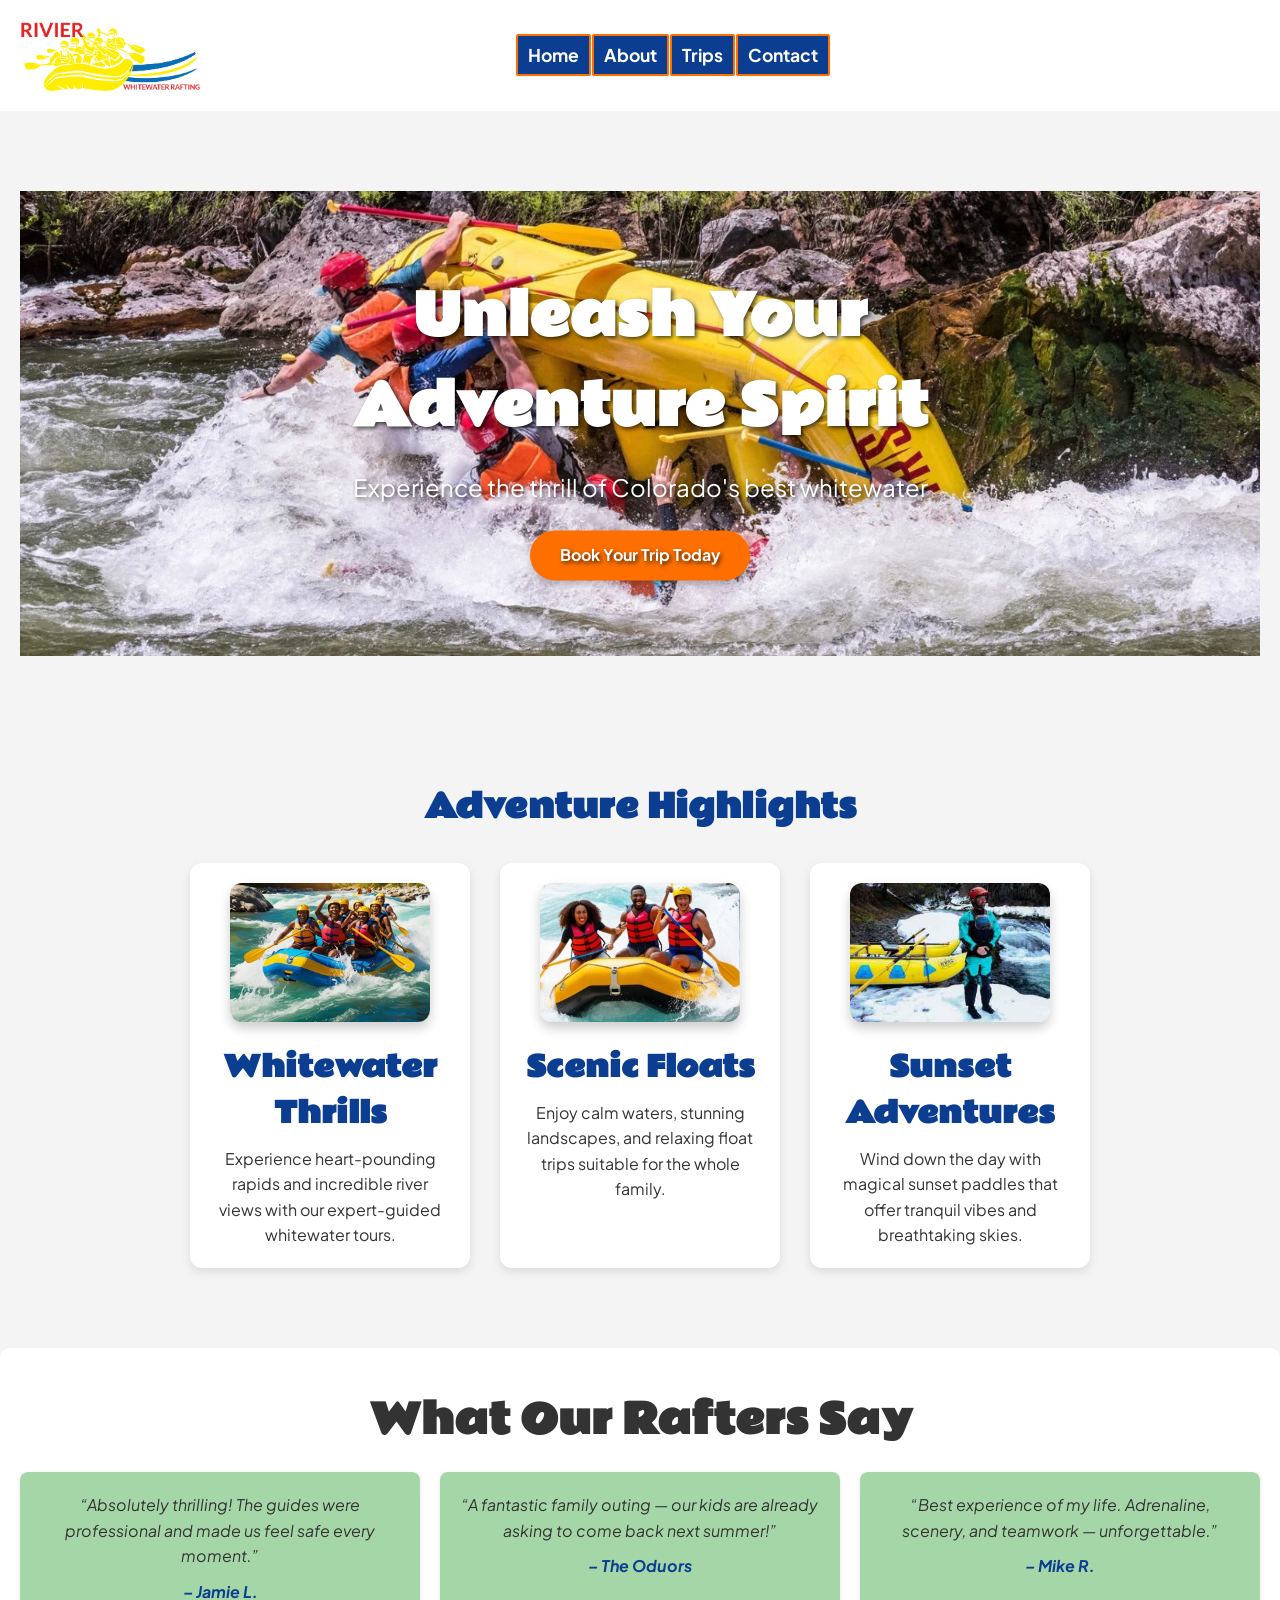
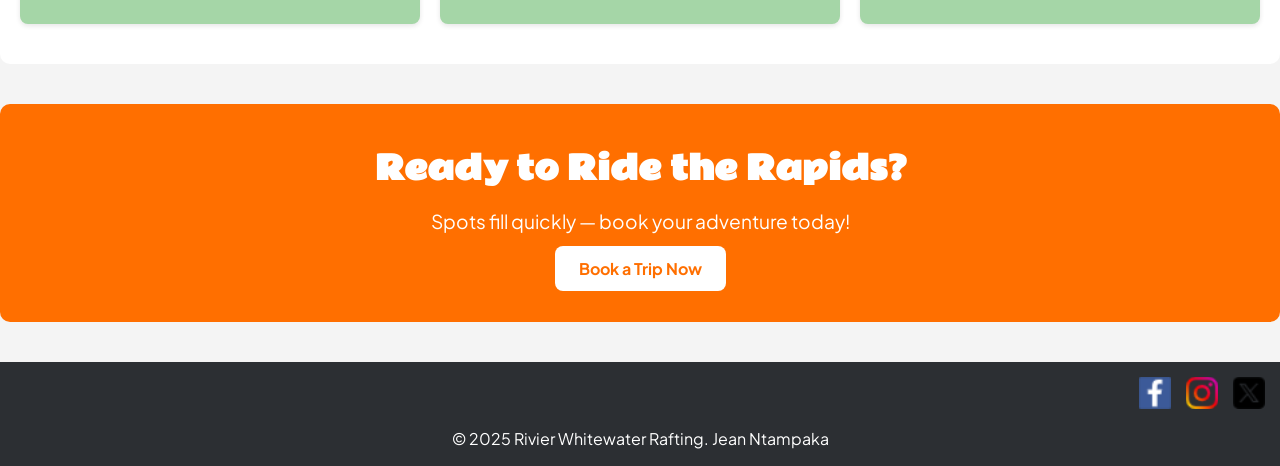
<file: index.html>
<!DOCTYPE html>
<html lang="en-US">
    <head>
        <title>Rivier Whitewater Rafting- Homepage</title>
        <meta charset="utf-8">
        <meta name="viewport" content="width=device-width,initial-scale=1.0">
        <meta name="description" content="Rafting site Homepage">
        <meta name="author" content="Jean Ntampaka">
        <link rel="stylesheet" href="styles/rafting.css">
        
        <link rel="preconnect" href="https://fonts.googleapis.com">
        <link rel="preconnect" href="https://fonts.gstatic.com" crossorigin>
        <link href="https://fonts.googleapis.com/css2?family=Plus+Jakarta+Sans:wght@300;700&family=Rammetto+One&display=swap" rel="stylesheet">
    </head>
    <body>
        <header class="grid-container">
            <img src="images/Rivier_Whitewater_Rafting_logo.png" alt="Rafting Logo">
            <nav>
                <a href="index.html">Home</a>
                <a href="about.html">About</a>
                <a href="trips.html">Trips</a>
                <a href="contact.html">Contact</a>
            </nav>
        </header>
        <main>
    <!-- Welcome banner 
            <section class="welcome-banner">
                <div class="banner-overlay"></div>
                <div class="banner-content">
                  <h1>Welcome to Rafting Adventures</h1>
                  <p>Join us for unforgettable white water rafting adventures filled with excitement, breathtaking scenery, and memories that last a lifetime..</p>
                  <a href="#contact" class="banner-btn">Start Your Adventure</a>
                </div>
              </section>
    -->
<!-- Hero Section -->
<section class="full-width-hero">
  <div class="hero-image-container">
      <img src="images/rafting-hero-optimized.jpg" alt="Rafting adventure on wild river" width="1600" height="600">
      <div class="hero-text">
          <h1>Unleash Your Adventure Spirit</h1>
          <p>Experience the thrill of Colorado's best whitewater</p>
          <!-- ADDED CTA BUTTON -->
          <a href="contact.html" class="hero-cta-button">Book Your Trip Today</a>
      </div>
  </div>
</section>
  <!-- Full Width Hero Section 
  <div class="full-hero">
    <div class="hero-overlay"></div>
    <div class="hero-content" style="z-index: 2; position: relative;">
        <h1>Experience the Rush of the Rapids</h1>
        <p>Join us for unforgettable white water rafting adventures filled with excitement, breathtaking scenery, and memories that last a lifetime.</p>
        <a href="contact.html" class="cta-button">Start Your Adventure</a>
    </div>
  </div>
  -->
  <!-- Adventure Highlights Section -->
  <section class="adventure-highlights">
    <h2>Adventure Highlights</h2>
    <div class="adventure-grid">
      <div class="adventure">
        <img src="images/rafting1.jpg" alt="Whitewater Rafting">
        <h3>Whitewater Thrills</h3>
        <p>Experience heart-pounding rapids and incredible river views with our expert-guided whitewater tours.</p>
      </div>
      <div class="adventure">
        <img src="images/rafting2.jpg" alt="Scenic Float">
        <h3>Scenic Floats</h3>
        <p>Enjoy calm waters, stunning landscapes, and relaxing float trips suitable for the whole family.</p>
      </div>
      <div class="adventure">
        <img src="images/rafting3.jpg" alt="Sunset Adventure">
        <h3>Sunset Adventures</h3>
        <p>Wind down the day with magical sunset paddles that offer tranquil vibes and breathtaking skies.</p>
      </div>
    </div>
  </section>
  
  
  <!-- Testimonials Section -->
  <section class="section2 testimonials">
    <h2>What Our Rafters Say</h2>
    <div class="testimonial-grid">
      <blockquote>
        <p>“Absolutely thrilling! The guides were professional and made us feel safe every moment.”</p>
        <cite>– Jamie L.</cite>
      </blockquote>
      <blockquote>
        <p>“A fantastic family outing — our kids are already asking to come back next summer!”</p>
        <cite>– The Oduors</cite>
      </blockquote>
      <blockquote>
        <p>“Best experience of my life. Adrenaline, scenery, and teamwork — unforgettable.”</p>
        <cite>– Mike R.</cite>
      </blockquote>
    </div>
  </section>
  
  <!-- Final Call-To-Action -->
  <section class="cta-banner">
    <h2>Ready to Ride the Rapids?</h2>
    <p>Spots fill quickly — book your adventure today!</p>
    <a href="contact.html" class="cta-button">Book a Trip Now</a>
  </section>
  

        </main>
        <footer>            
            <div class="footer-social">
                <a href="https://www.facebook.com" class="imagelink" target="_blank" aria-label="Facebook">
                    <img src="images/facebook_icon.png" alt="facebook">
                </a>
                <a href="https://www.instagram.com" class="imagelink" target="_blank" aria-label="Instagram">
                    <img src="images/instagram_icon.png" alt="instagram">
                </a>
                <a href="https://www.x.com" class="imagelink" target="_blank" aria-label="X">
                    <img src="images/twitter_x_icon.png" alt="x">
                </a>
            </div>
            <p>© 2025 Rivier Whitewater Rafting. Jean Ntampaka</p>
        </footer>
    </body>
</html>
</file>
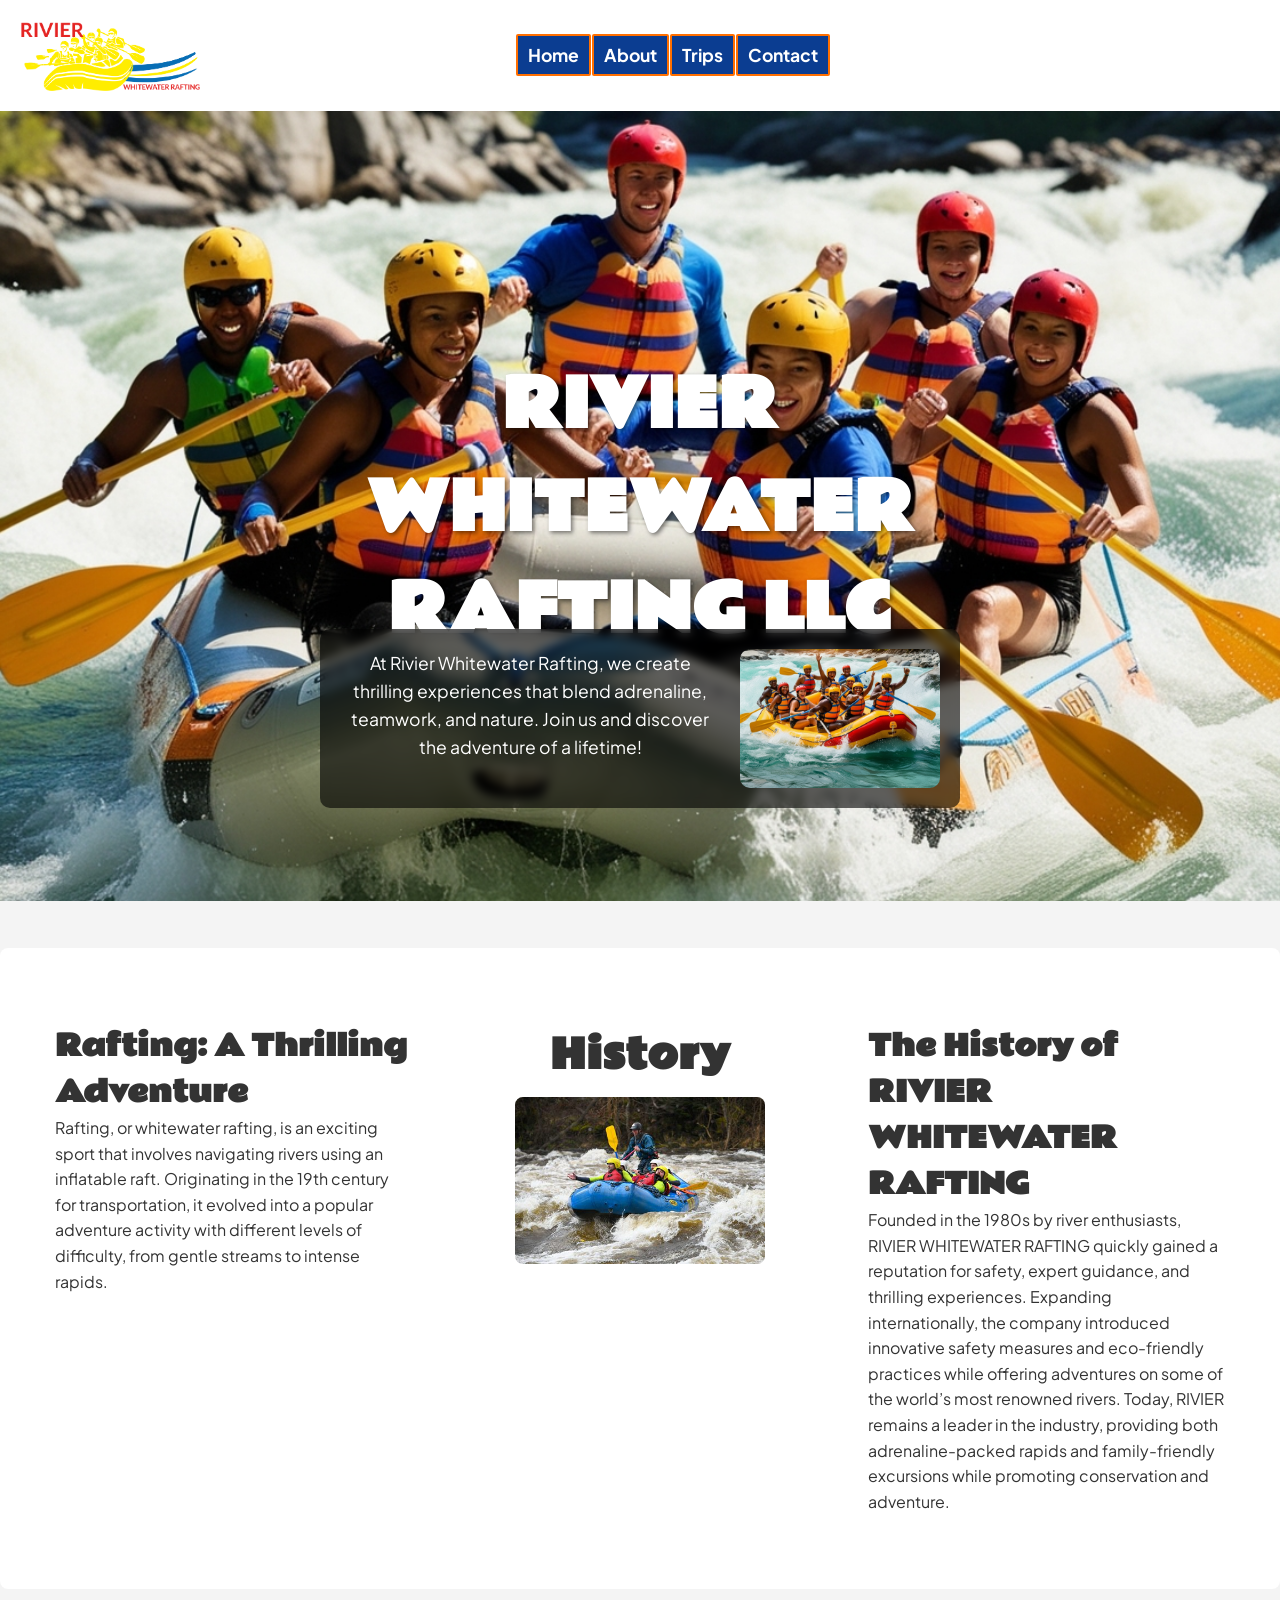
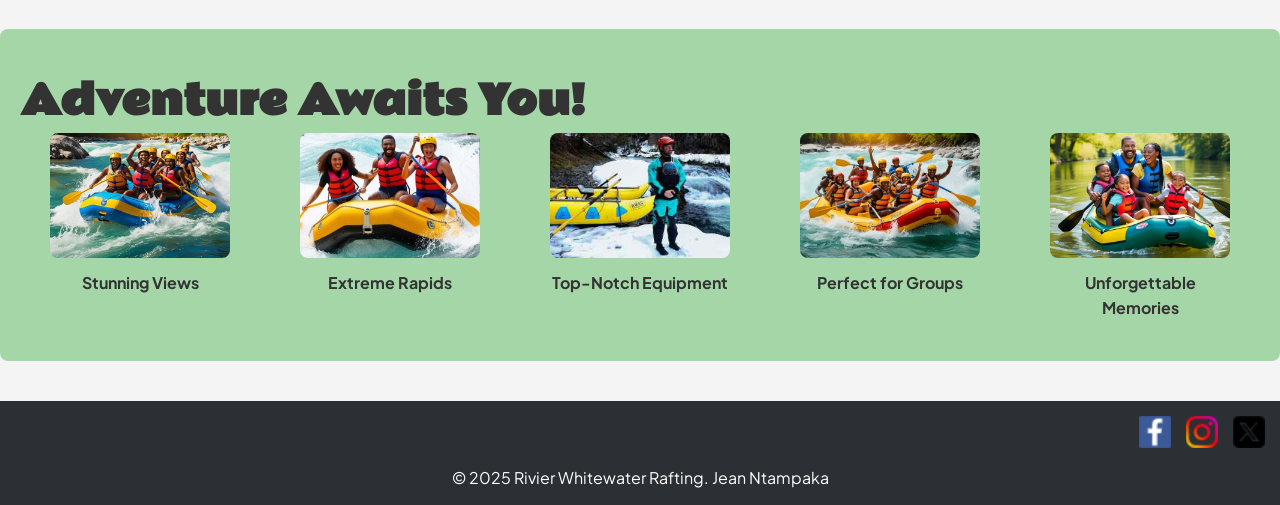
<file: about.html>
<!DOCTYPE html>
<html lang="en-US">
    <head>
        <title>Rivier Whitewater Rafting- About Us</title>
        <meta charset="utf-8">
        <meta name="viewport" content="width=device-width,initial-scale=1.0">
        <meta name="description" content="Rafting site about us page">
        <meta name="author" content="Jean Ntampaka">
        <link rel="stylesheet" href="styles/rafting.css">
        
        <link rel="preconnect" href="https://fonts.googleapis.com">
        <link rel="preconnect" href="https://fonts.gstatic.com" crossorigin>
        <link href="https://fonts.googleapis.com/css2?family=Plus+Jakarta+Sans:wght@300;700&family=Rammetto+One&display=swap" rel="stylesheet">
    </head>
    <body>
        <header class="grid-container">
            <img src="images/Rivier_Whitewater_Rafting_logo.png" alt="Rafting Logo">
            <nav>
                <a href="index.html">Home</a>
                <a href="about.html">About</a>
                <a href="trips.html">Trips</a>
                <a href="contact.html">Contact</a>
            </nav>
        </header>
        <main>
            <div class="hero">
                <img src="images/hero.jpg" alt="hero image">
                <h1 class="hero h1">RIVIER WHITEWATER RAFTING LLC</h1>
                <div class="hero-description">
                    <p>
                        At Rivier Whitewater Rafting, we create thrilling experiences that blend adrenaline, teamwork, and nature. 
                        Join us and discover the adventure of a lifetime!
                    </p>
                    <img src="images/happy_clients.jpg" alt="happy clients" id="clients">

                </div>                
            </div>
<section class="section1">
    <div class="history-flex">
        <!-- Left Column -->
        <div class="history-left">
            <h3>Rafting: A Thrilling Adventure</h3>
            <p>
                Rafting, or whitewater rafting, is an exciting sport that involves navigating rivers using an inflatable raft. 
                Originating in the 19th century for transportation, it evolved into a popular adventure activity with different 
                levels of difficulty, from gentle streams to intense rapids.
            </p>
        </div>

        <!-- Center Column -->
        <div class="history-center">
            <h2>History</h2>
            <img src="images/rafting_history.jpg" alt="Rafting History">
        </div>

        <!-- Right Column -->
        <div class="history-right">
            <h3>The History of RIVIER WHITEWATER RAFTING</h3>
            <p>
                Founded in the 1980s by river enthusiasts, RIVIER WHITEWATER RAFTING quickly gained a reputation for safety, 
                expert guidance, and thrilling experiences. Expanding internationally, the company introduced innovative safety 
                measures and eco-friendly practices while offering adventures on some of the world’s most renowned rivers. 
                Today, RIVIER remains a leader in the industry, providing both adrenaline-packed rapids and family-friendly 
                excursions while promoting conservation and adventure.
            </p>
        </div>
    </div>
</section>
            <section class="section2">
                <h2>Adventure Awaits You!</h2>
                <div class="figure-flex">
                    <figure>
                        <img src="images/rafting1.jpg" alt="Beautiful river scenery with a raft">
                        <figcaption><strong>Stunning Views</strong></figcaption>
                    </figure>
                    <figure>
                        <img src="images/rafting2.jpg" alt="Rafting through exciting rapids">
                        <figcaption><strong>Extreme Rapids</strong></figcaption>
                    </figure>
                    <figure>
                        <img src="images/rafting3.jpg" alt="Man gearing up for rafting">
                        <figcaption><strong>Top-Notch Equipment</strong></figcaption>
                    </figure>
                    <figure>
                        <img src="images/rafting4.jpg" alt="Group of friends rafting">
                        <figcaption><strong>Perfect for Groups</strong></figcaption>
                    </figure>
                    <figure>
                        <img src="images/rafting5.jpg" alt="Family rafting together">
                        <figcaption><strong>Unforgettable Memories</strong></figcaption>
                    </figure>
                </div>
            </section>
        </main>
        <footer>            
            <div class="footer-social">
                <a href="https://www.facebook.com" class="imagelink" target="_blank" aria-label="Facebook">
                    <img src="images/facebook_icon.png" alt="facebook">
                </a>
                <a href="https://www.instagram.com" class="imagelink" target="_blank" aria-label="Instagram">
                    <img src="images/instagram_icon.png" alt="instagram">
                </a>
                <a href="https://www.x.com" class="imagelink" target="_blank" aria-label="X">
                    <img src="images/twitter_x_icon.png" alt="x">
                </a>
            </div>
            <p>© 2025 Rivier Whitewater Rafting. Jean Ntampaka</p>
        </footer>
    </body>
</html>
</file>
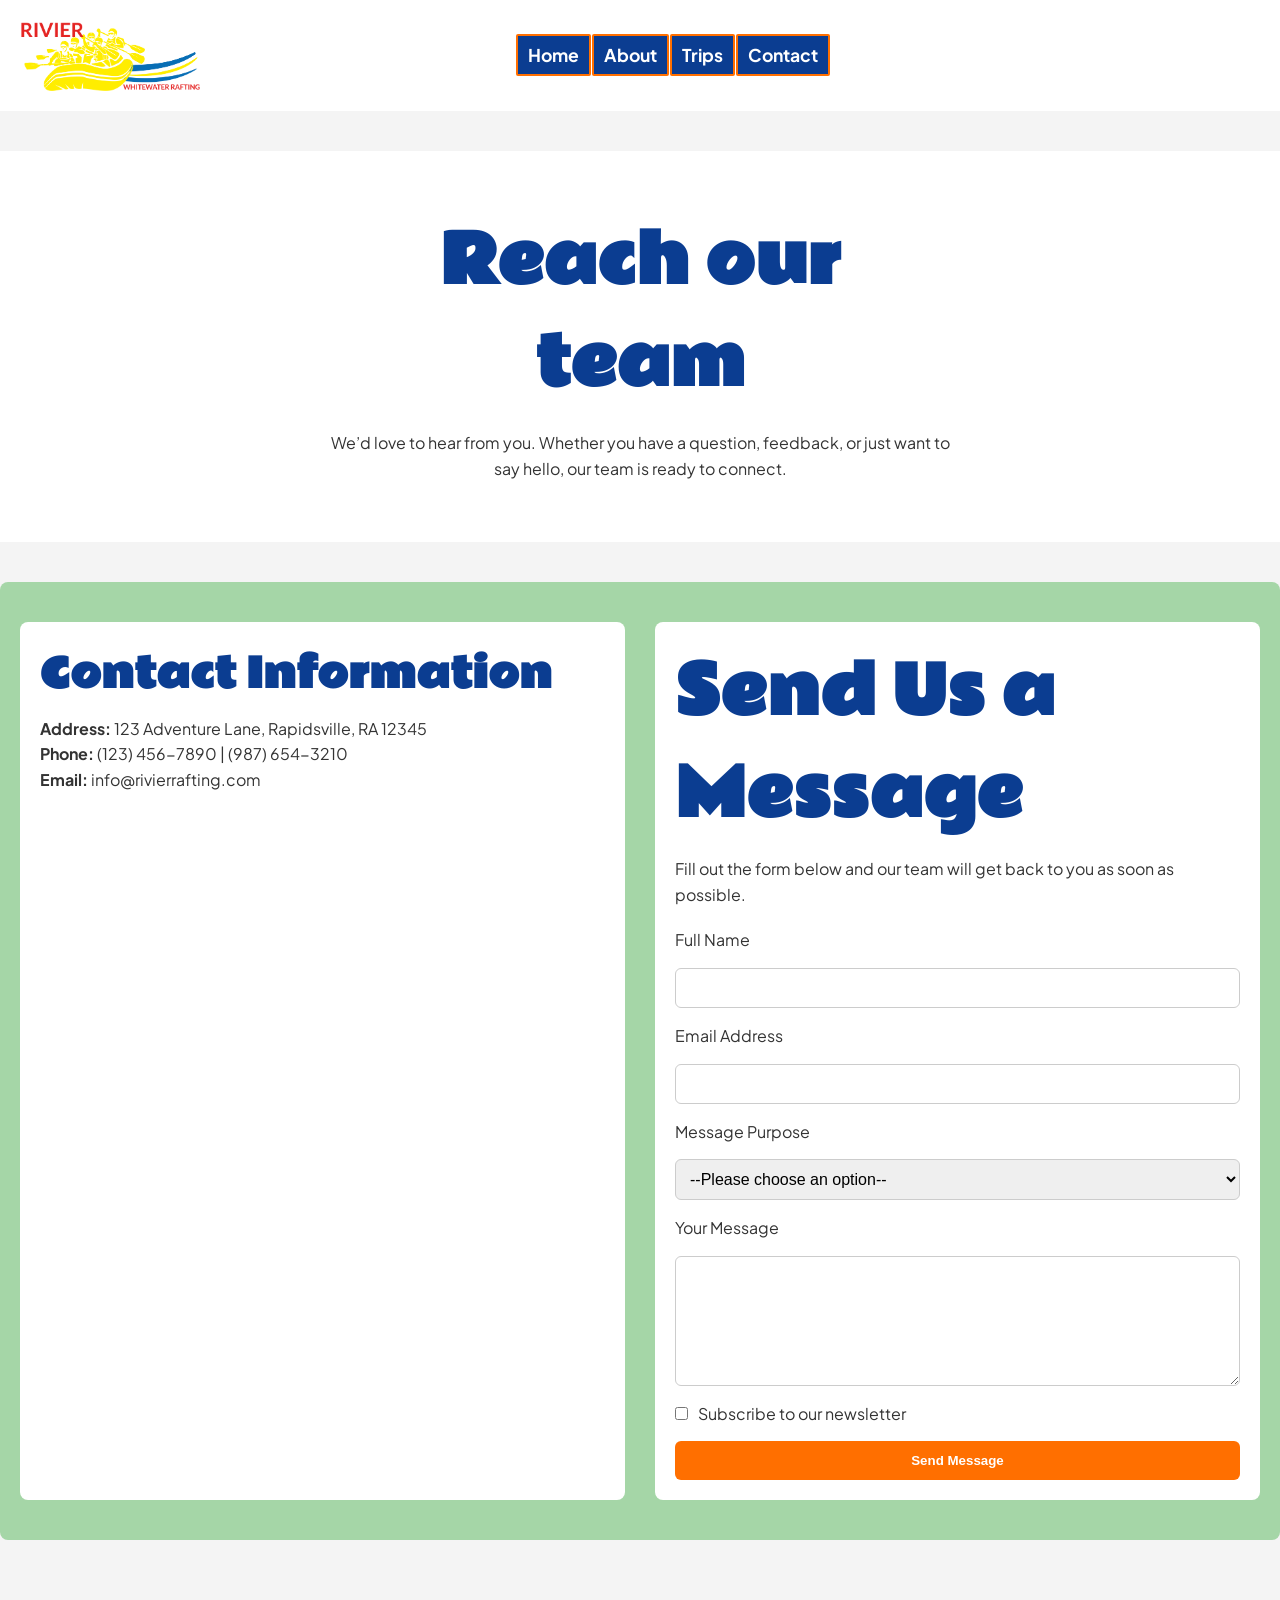
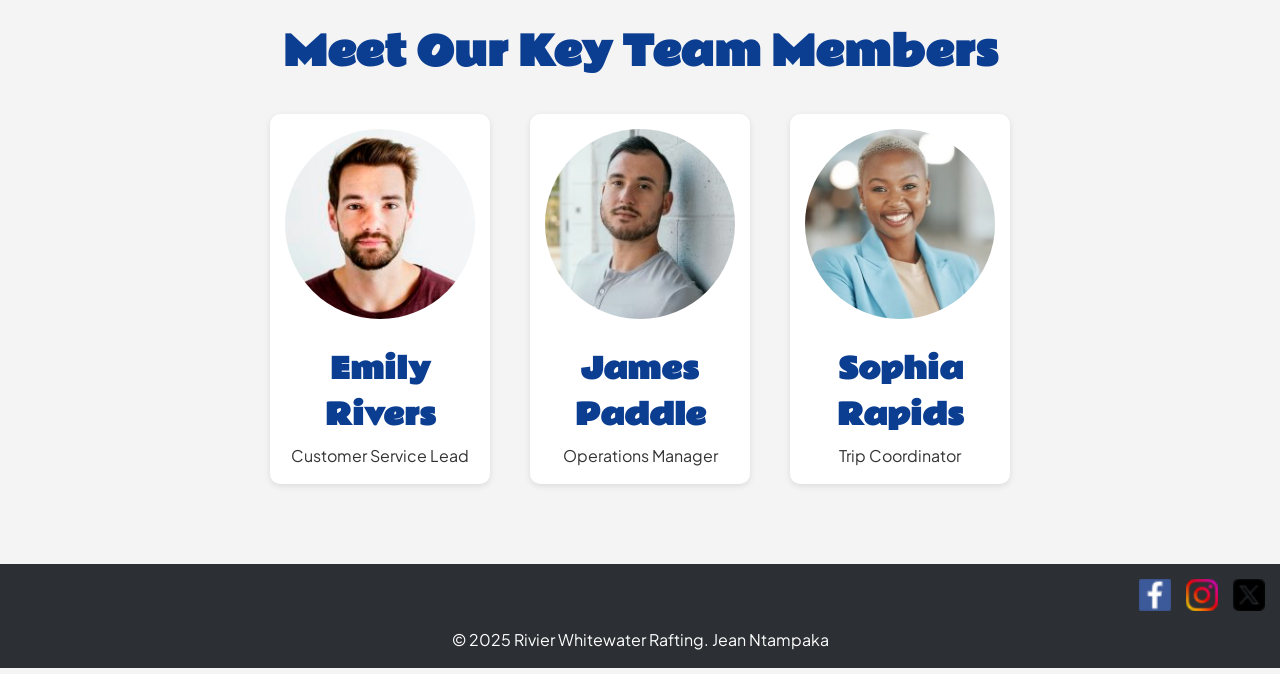
<file: contact.html>
<!DOCTYPE html>
<html lang="en-US">
    <head>
        <title>Rivier Whitewater Rafting- Contact Us</title>
        <meta charset="utf-8">
        <meta name="viewport" content="width=device-width,initial-scale=1.0">
        <meta name="description" content="Rafting site Contact Us page">
        <meta name="author" content="Jean Ntampaka">
        <link rel="stylesheet" href="styles/rafting.css">
        
        <link rel="preconnect" href="https://fonts.googleapis.com">
        <link rel="preconnect" href="https://fonts.gstatic.com" crossorigin>
        <link href="https://fonts.googleapis.com/css2?family=Plus+Jakarta+Sans:wght@300;700&family=Rammetto+One&display=swap" rel="stylesheet">
    </head>
    <body>
        <header class="grid-container">
            <img src="images/Rivier_Whitewater_Rafting_logo.png" alt="Rafting Logo">
            <nav>
                <a href="index.html">Home</a>
                <a href="about.html">About</a>
                <a href="trips.html">Trips</a>
                <a href="contact.html">Contact</a>
            </nav>
        </header>
        <main>
  <!-- Title Section -->
  <section class="contact-title-section">
    <div></div>
    <div class="contact-title-content">
        <h1>Reach our team</h1>
        <p>We’d love to hear from you. Whether you have a question, feedback, or just want to say hello, our team is ready to connect.</p>
    </div>
    <div></div>
</section>

<!-- Combined Contact Info & Form Section -->
<section class="contact-main-section">
    <!-- Left Column: Contact Info and Map -->
    <div class="contact-info-map">
        <h2>Contact Information</h2>
        <p><strong>Address:</strong> 123 Adventure Lane, Rapidsville, RA 12345</p>
        <p><strong>Phone:</strong> (123) 456-7890 | (987) 654-3210</p>
        <p><strong>Email:</strong> info@rivierrafting.com</p>
        <div class="map-container">
            <iframe 
    src="https://www.google.com/maps/embed?pb=!1m18!1m12!1m3!1d3153.2994916457014!2d-122.41941518468164!3d37.77492977975898!2m3!1f0!2f0!3f0!3m2!1i1024!2i768!4f13.1!3m3!1m2!1s0x8085809c0cf032b7%3A0xf0a7c68c1ff2c9f5!2sWhitewater+Rafting!5e0!3m2!1sen!2sus!4v1615175415185!5m2!1sen!2sus" 
    style="width:100%; height:300px; border:0;" 
    allowfullscreen="" 
    loading="lazy">
            </iframe>
        </div>
    </div>

    <!-- Right Column: Contact Form -->
    <div class="contact-form-section">
        <h1>Send Us a Message</h1>
        <p>Fill out the form below and our team will get back to you as soon as possible.</p>
        <form>
            <label for="name">Full Name</label>
            <input type="text" id="name" name="name" required>

            <label for="email">Email Address</label>
            <input type="email" id="email" name="email" required>

            <label for="purpose">Message Purpose</label>
            <select id="purpose" name="purpose" required>
                <option value="">--Please choose an option--</option>
                <option value="inquiry">General Inquiry</option>
                <option value="booking">Booking Request</option>
                <option value="feedback">Feedback</option>
            </select>

            <label for="message">Your Message</label>
            <textarea id="message" name="message" rows="6" required></textarea>

            <div class="checkbox-group">
                <input type="checkbox" id="newsletter" name="newsletter">
                <label for="newsletter">Subscribe to our newsletter</label>
            </div>

            <button type="submit">Send Message</button>
        </form>
    </div>
</section>

<!-- Team Showcase Section -->
<section class="team-showcase">
    <h2>Meet Our Key Team Members</h2>
    <div class="team-grid">
        <div class="team-member">
            <img src="images/person1.jpg" alt="Team Member 1">
            <h3>Emily Rivers</h3>
            <p>Customer Service Lead</p>
        </div>
        <div class="team-member">
            <img src="images/person2.jpg" alt="Team Member 2">
            <h3>James Paddle</h3>
            <p>Operations Manager</p>
        </div>
        <div class="team-member">
            <img src="images/person3.jpg" alt="Team Member 3">
            <h3>Sophia Rapids</h3>
            <p>Trip Coordinator</p>
        </div>
    </div>
</section>

        </main>
        <footer>            
            <div class="footer-social">
                <a href="https://www.facebook.com" class="imagelink" target="_blank" aria-label="Facebook">
                    <img src="images/facebook_icon.png" alt="facebook">
                </a>
                <a href="https://www.instagram.com" class="imagelink" target="_blank" aria-label="Instagram">
                    <img src="images/instagram_icon.png" alt="instagram">
                </a>
                <a href="https://www.x.com" class="imagelink" target="_blank" aria-label="X">
                    <img src="images/twitter_x_icon.png" alt="x">
                </a>
            </div>
            <p>© 2025 Rivier Whitewater Rafting. Jean Ntampaka</p>
        </footer>
    </body>
</html>
</file>
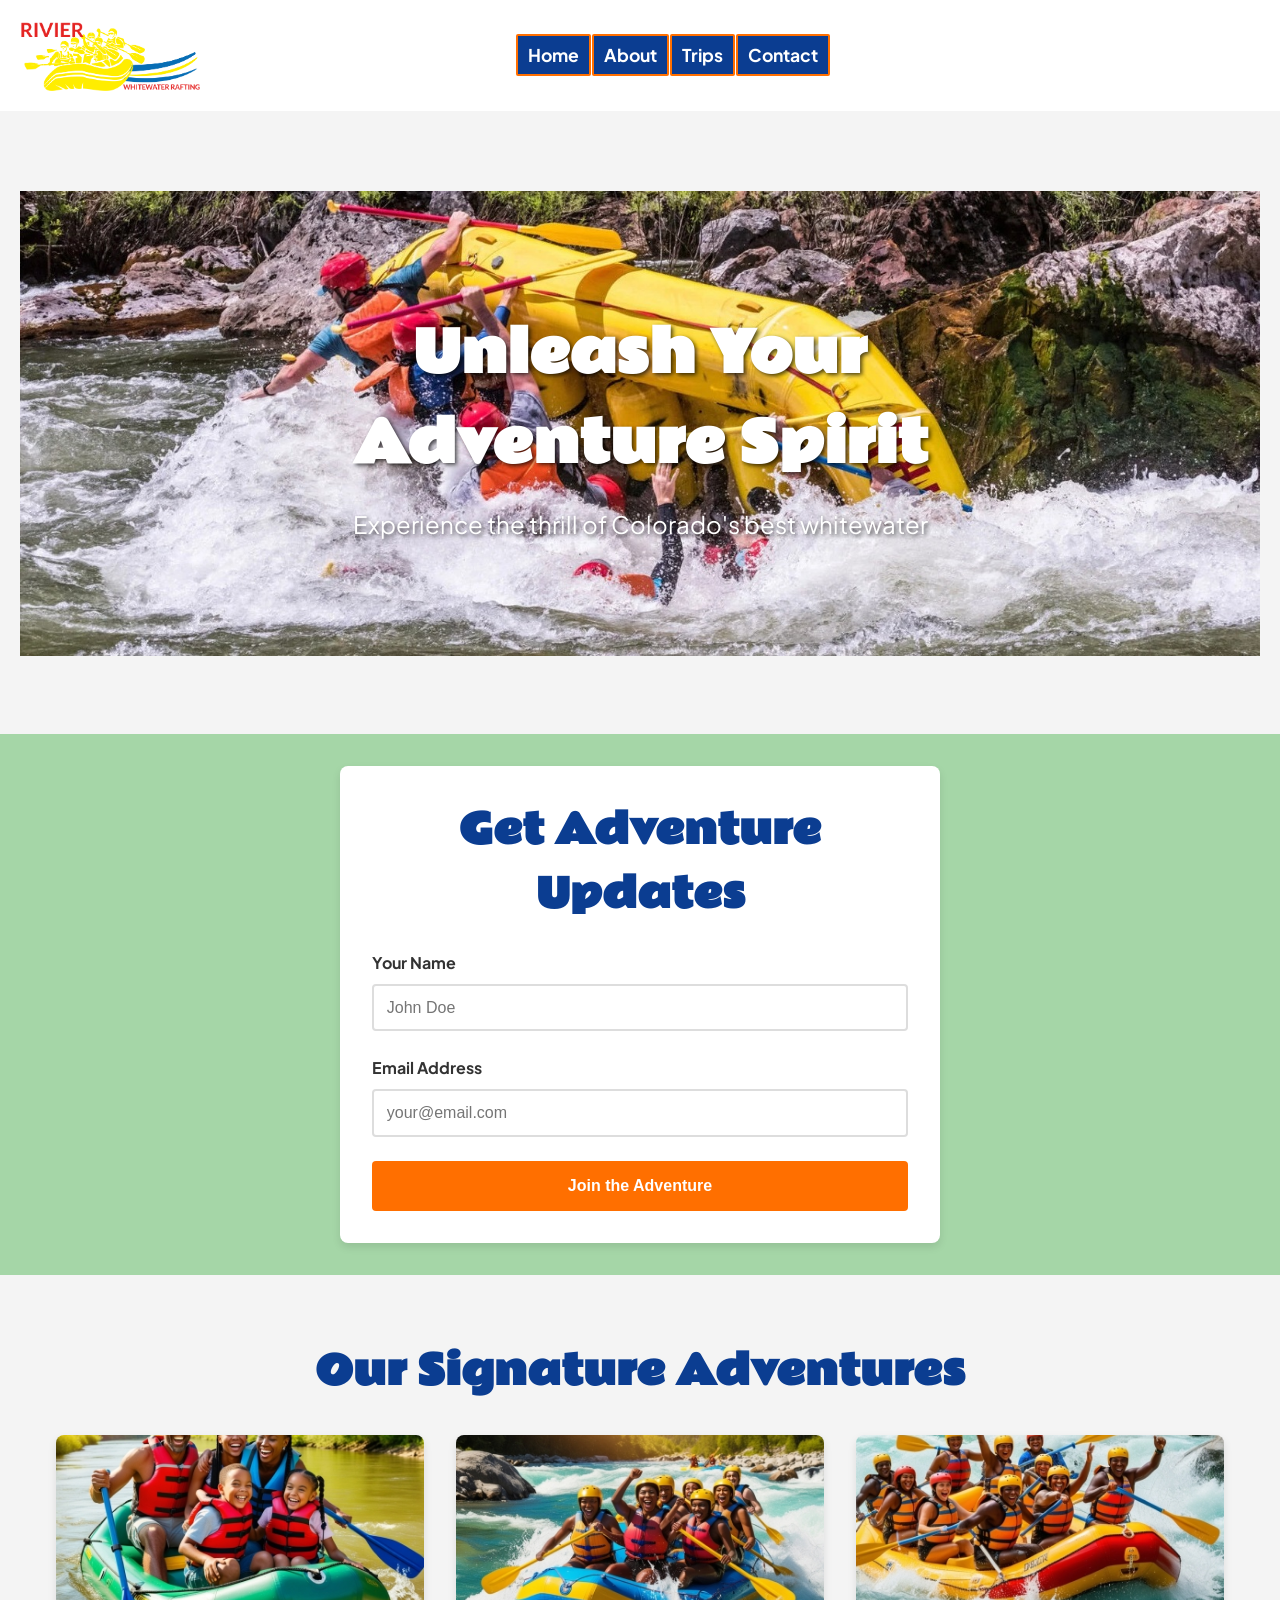
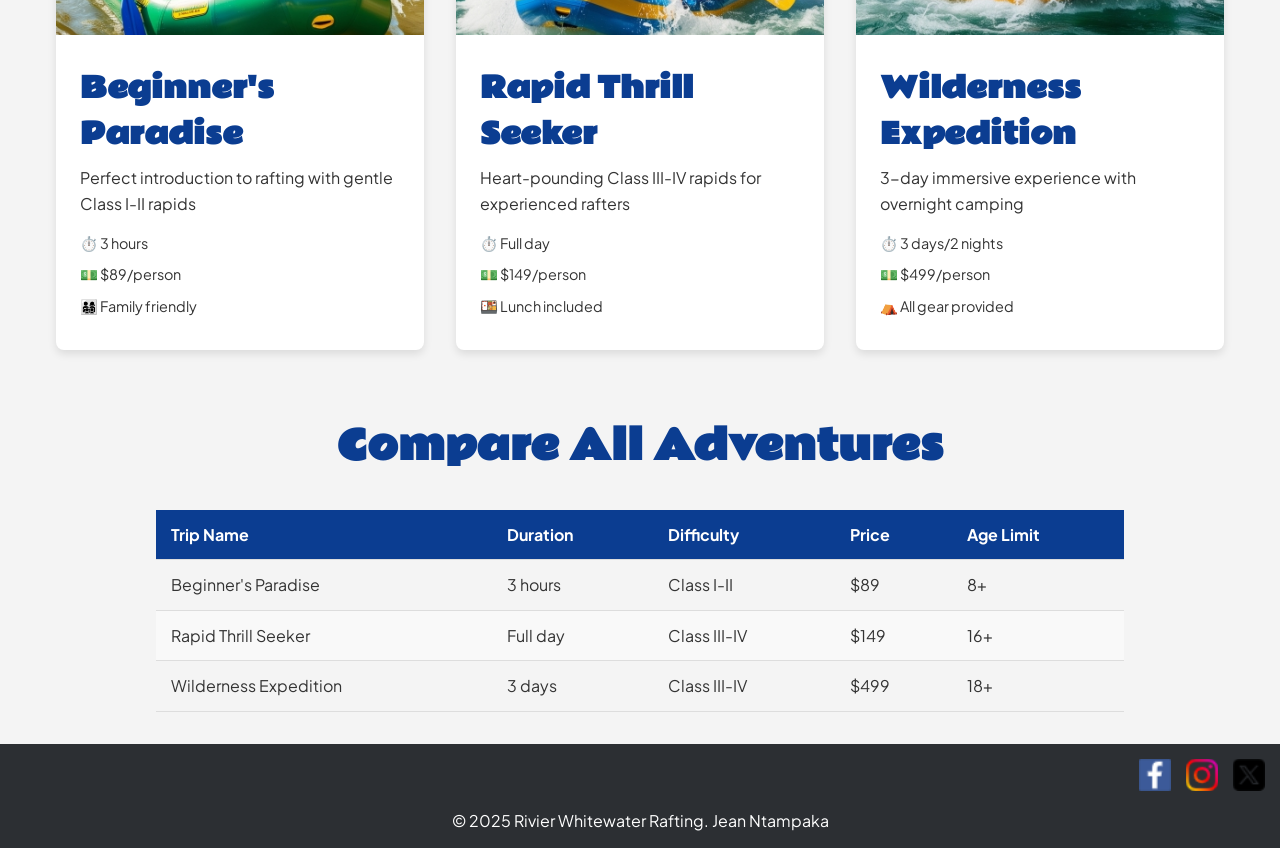
<file: trips.html>
<!DOCTYPE html>
<html lang="en-US">
<head>
    <title>Rivier Whitewater Rafting - Adventure Trips</title>
    <meta charset="utf-8">
    <meta name="viewport" content="width=device-width,initial-scale=1.0">
    <meta name="description" content="Explore our thrilling whitewater rafting trips for all experience levels">
    <meta name="author" content="Jean Ntampaka">
    <link rel="stylesheet" href="styles/rafting.css">
    <link rel="preconnect" href="https://fonts.googleapis.com">
    <link rel="preconnect" href="https://fonts.gstatic.com" crossorigin>
    <link href="https://fonts.googleapis.com/css2?family=Plus+Jakarta+Sans:wght@300;700&family=Rammetto+One&display=swap" rel="stylesheet">
</head>
<body>
    <header class="grid-container">
        <img src="images/Rivier_Whitewater_Rafting_logo.png" alt="Rafting Logo" width="180" height="90">
        <nav>
            <a href="index.html">Home</a>
            <a href="about.html">About</a>
            <a href="trips.html">Trips</a>
            <a href="contact.html">Contact</a>
        </nav>
    </header>
    
    <main>
        <!-- Hero Section -->
        <section class="full-width-hero">
            <div class="hero-image-container">
                <img src="images/rafting-hero-optimized.jpg" alt="Rafting adventure on wild river" width="1600" height="600">
                <div class="hero-text">
                    <h1>Unleash Your Adventure Spirit</h1>
                    <p>Experience the thrill of Colorado's best whitewater</p>
                </div>
            </div>
        </section>

        <!-- Newsletter Signup -->
        <section class="newsletter-signup">
            <div class="signup-container">
                <h2>Get Adventure Updates</h2>
                <form id="newsletterForm">
                    <div class="form-group">
                        <label for="name">Your Name</label>
                        <input type="text" id="name" name="name" required placeholder="John Doe">
                    </div>
                    <div class="form-group">
                        <label for="email">Email Address</label>
                        <input type="email" id="email" name="email" required placeholder="your@email.com">
                    </div>
                    <button type="submit" class="signup-btn">Join the Adventure</button>
                </form>
            </div>
        </section>

        <!-- Featured Trips Grid -->
        <section class="featured-trips">
            <h2>Our Signature Adventures</h2>
            <div class="trip-grid">
                <article class="trip-card">
                    <img src="images/trip1-optimized.jpg" alt="Beginner's Paradise rafting" width="400" height="300" loading="lazy">
                    <div class="trip-content">
                        <h3>Beginner's Paradise</h3>
                        <p>Perfect introduction to rafting with gentle Class I-II rapids</p>
                        <ul class="trip-details">
                            <li>⏱️ 3 hours</li>
                            <li>💵 $89/person</li>
                            <li>👨‍👩‍👧‍👦 Family friendly</li>
                        </ul>
                    </div>
                </article>

                <article class="trip-card">
                    <img src="images/trip2-optimized.jpg" alt="Rapid Thrill Seeker" width="400" height="300" loading="lazy">
                    <div class="trip-content">
                        <h3>Rapid Thrill Seeker</h3>
                        <p>Heart-pounding Class III-IV rapids for experienced rafters</p>
                        <ul class="trip-details">
                            <li>⏱️ Full day</li>
                            <li>💵 $149/person</li>
                            <li>🍱 Lunch included</li>
                        </ul>
                    </div>
                </article>

                <article class="trip-card">
                    <img src="images/trip3-optimized.jpg" alt="Wilderness Expedition" width="400" height="300" loading="lazy">
                    <div class="trip-content">
                        <h3>Wilderness Expedition</h3>
                        <p>3-day immersive experience with overnight camping</p>
                        <ul class="trip-details">
                            <li>⏱️ 3 days/2 nights</li>
                            <li>💵 $499/person</li>
                            <li>⛺ All gear provided</li>
                        </ul>
                    </div>
                </article>
            </div>
        </section>

        <!-- Trip Comparison Table -->
        <section class="trip-comparison">
            <h2>Compare All Adventures</h2>
            <div class="table-container">
                <table>
                    <thead>
                        <tr>
                            <th>Trip Name</th>
                            <th>Duration</th>
                            <th>Difficulty</th>
                            <th>Price</th>
                            <th>Age Limit</th>
                        </tr>
                    </thead>
                    <tbody>
                        <tr>
                            <td>Beginner's Paradise</td>
                            <td>3 hours</td>
                            <td>Class I-II</td>
                            <td>$89</td>
                            <td>8+</td>
                        </tr>
                        <tr>
                            <td>Rapid Thrill Seeker</td>
                            <td>Full day</td>
                            <td>Class III-IV</td>
                            <td>$149</td>
                            <td>16+</td>
                        </tr>
                        <tr>
                            <td>Wilderness Expedition</td>
                            <td>3 days</td>
                            <td>Class III-IV</td>
                            <td>$499</td>
                            <td>18+</td>
                        </tr>
                    </tbody>
                </table>
            </div>
        </section>
    </main>

    <footer>            
        <div class="footer-social">
            <a href="https://www.facebook.com" class="imagelink" target="_blank" aria-label="Facebook">
                <img src="images/facebook_icon.png" alt="facebook" width="32" height="32">
            </a>
            <a href="https://www.instagram.com" class="imagelink" target="_blank" aria-label="Instagram">
                <img src="images/instagram_icon.png" alt="instagram" width="32" height="32">
            </a>
            <a href="https://www.x.com" class="imagelink" target="_blank" aria-label="X">
                <img src="images/twitter_x_icon.png" alt="x" width="32" height="32">
            </a>
        </div>
        <p>© 2025 Rivier Whitewater Rafting. Jean Ntampaka</p>
    </footer>
</body>
</html>
</file>
<file: styles/rafting.css>
:root {
    --primary-color: #0b3d91; /* A deep blue for contrast */
    --secondary-color: #ff6f00; /* A bright orange for calls to action */
    --accent1-color: #a5d6a7; /* A soft green for accents */
    --text-color: #333; /* Dark gray for text */
    --footer-bg: #2c2f33; /* Dark background for footer */
}

/* Global styles */
* {
    margin: 0;
    padding: 0;
    box-sizing: border-box;
}

body {
    font-family: 'Plus Jakarta Sans', sans-serif;
    background-color: #f4f4f4;
    color: var(--text-color);
    line-height: 1.6;
}

h1, h2, h3, h4, h5, h6 {
    font-family: 'Rammetto One', sans-serif;
}

h1 {
    font-size: clamp(2.5rem, 5vw, 4rem);
}

h2 {
    font-size: clamp(1.8rem, 4vw, 2.5rem);
}

h3 {
    font-size: clamp(1.2rem, 3vw, 1.8rem);
}

a {
    text-decoration: none;
    color: var(--primary-color);
    transition: color 0.3s ease;
}

a:hover,
a:focus {
    color: var(--secondary-color);
    outline: none;
}

/* Header with CSS Grid */
header {
    display: grid;
    grid-template-columns: 40% 1fr;
    align-items: center;
    padding: 20px;
    background-color: #fff;
}

header img {
    width: 100%;
    max-width: 180px;
    height: auto;
}

nav {
    display: flex;
    justify-content: flex-start;
    gap: 1px;
}

nav a {
    font-weight: 700;
    font-size: 1.1rem;
    padding: 5px 10px;
    background-color: var(--primary-color);
    color: #fff;
    border: 2px solid var(--secondary-color);
    border-radius: 2px;
    transition: all 0.3s ease;
}

nav a:hover,
nav a:focus {
    background-color: var(--secondary-color);
    color: #fff;
    border-color: var(--primary-color);
    outline: none;
}

/* Hero Section */
.hero {
    position: relative;
    text-align: center;
}

.hero img {
    width: 100%;
    height: auto;
}

.hero h1 {
    position: absolute;
    top: 50%;
    left: 50%;
    transform: translate(-50%, -50%);
    color: #fff;
    text-shadow: 2px 2px 4px rgba(0, 0, 0, 0.5);
}

/* Hero description */
.hero-description {
    position: absolute;
    top: 65%;
    left: 50%;
    transform: translateX(-50%);
    display: flex;
    align-items: flex-start;
    background-color: rgba(0, 0, 0, 0.6);
    backdrop-filter: blur(5px);
    padding: 20px;
    max-width: 80%;
    color: #fff;
    border-radius: 10px;
    gap: 20px;
    z-index: 2;
}

.hero-description img {
    width: 200px;
    height: auto;
    border-radius: 10px;
}

.hero-description p {
    font-size: 1.1rem;
    max-width: 500px;
}

@media (max-width: 768px) {
    .hero-description {
        flex-direction: column;
        text-align: center;
        top: 70%;
    }

    .hero-description img {
        width: 100%;
    }
}

/* Sections */
section {
    padding: 40px 20px;
    margin: 40px 0;
}

.section1, .section2 {
    background-color: #fff;
    border-radius: 8px;
}

/* Section 1 Flex box */
.history-flex {
    display: flex;
    justify-content: space-between;
    gap: 20px;
    flex-wrap: wrap;
    padding: 20px;
}

.history-flex > div {
    flex: 1;
    min-width: 280px;
    padding: 15px;
}

.history-center {
    text-align: center;
}

.history-center img {
    width: 100%;
    max-width: 250px;
    height: auto;
    margin-top: 10px;
    border-radius: 8px;
}

@media (max-width: 768px) {
    .history-flex {
        flex-direction: column;
        align-items: center;
        text-align: center;
    }

    .history-flex > div {
        max-width: 90%;
    }
}

/* Section 2: Image Grid */
.section2 {
    background-color: var(--accent1-color);
}

/* Section for figures */
.figure-flex {
    display: flex;
    justify-content: space-around;
    flex-wrap: wrap;
    gap: 10px;
}

figure {
    width: 180px;
    text-align: center;
}

figure img {
    width: 100%;
    height: auto;
    border-radius: 8px;
}

figcaption {
    font-weight: 700;
    margin-top: 5px;
}

/* Footer */
footer {
    background-color: var(--footer-bg);
    color: #fff;
    padding: 15px;
    text-align: center;
}

.footer-social {
    display: flex;
    justify-content: flex-end;
    gap: 15px;
    margin-bottom: 10px;
}

footer img {
    height: 2rem;
    width: 2rem;
}

/* Responsiveness */
@media (max-width: 768px) {
    header {
        grid-template-columns: 1fr;
    }

    .hero h1 {
        font-size: 2rem;
    }

    .footer-social {
        justify-content: center;
    }

    .figure-flex {
        flex-direction: column;
        align-items: center;
    }

    figure {
        width: 80%;
        margin-bottom: 10px;
    }
}
/* --------------------------
   Title Section
-------------------------- */
.contact-title-section {
    display: grid;
    grid-template-columns: 1fr 2fr 1fr;
    padding: 60px 20px;
    background-color: #fff;
    text-align: center;
}

.contact-title-content h1 {
    color: var(--primary-color);
    margin-bottom: 15px;
}

/* --------------------------
   Combined Contact Info & Form Section
-------------------------- */
.contact-main-section {
    display: grid;
    grid-template-columns: 1fr 1fr;
    gap: 30px;
    padding: 40px 20px;
    background-color: var(--accent1-color);
    border-radius: 8px;
}

.contact-info-map,
.contact-form-section {
    background-color: #fff;
    padding: 20px;
    border-radius: 8px;
}

/* Contact Info & Map Styles */
.contact-info-map h2 {
    color: var(--primary-color);
    margin-bottom: 10px;
}

.map-container {
    margin-top: 15px;
}

/* Contact Form Styles */
.contact-form-section h1 {
    color: var(--primary-color);
    margin-bottom: 10px;
}

.contact-form-section p {
    margin-bottom: 20px;
}

.contact-form-section form {
    display: flex;
    flex-direction: column;
    gap: 15px;
}

.contact-form-section input,
.contact-form-section select,
.contact-form-section textarea {
    padding: 10px;
    border: 1px solid #ccc;
    border-radius: 6px;
    font-size: 1rem;
}

.checkbox-group {
    display: flex;
    align-items: center;
    gap: 10px;
}

.contact-form-section button[type="submit"] {
    background-color: var(--secondary-color);
    color: white;
    font-weight: bold;
    padding: 12px;
    border: none;
    border-radius: 6px;
    cursor: pointer;
    transition: background 0.3s ease;
}

.contact-form-section button[type="submit"]:hover {
    background-color: var(--primary-color);
}

/* --------------------------
   Team Showcase Section
-------------------------- */
.team-showcase {
    padding: 40px 20px;
    text-align: center;
}

.team-showcase h2 {
    margin-bottom: 30px;
    color: var(--primary-color);
}

.team-grid {
    display: flex;
    justify-content: center;
    gap: 40px;
    flex-wrap: wrap;
}

.team-member {
    background-color: #fff;
    border-radius: 10px;
    padding: 15px;
    width: 220px;
    box-shadow: 0 2px 6px rgba(0,0,0,0.1);
    text-align: center;
}

.team-member img {
    width: 100%;
    height: auto;
    border-radius: 50%;
    margin-bottom: 10px;
}

.team-member h3 {
    margin: 10px 0 5px;
    color: var(--primary-color);
}

/* --------------------------
   Responsive Adjustments
-------------------------- */
@media (max-width: 768px) {
    .contact-title-section {
        grid-template-columns: 1fr;
    }

    .contact-main-section {
        grid-template-columns: 1fr;
    }

    .team-grid {
        flex-direction: column;
        gap: 20px;
    }
}
/* Adventure Highlights */
.adventure-highlights {
    text-align: center;
    padding: 40px 20px;
  }
  
  .adventure-highlights h2 {
    color: var(--primary-color);
    margin-bottom: 30px;
    font-size: 2rem;
  }
  
  /* Horizontal Flex Layout */
  .adventure-grid {
    display: flex;
    flex-direction: row;
    justify-content: center;
    flex-wrap: wrap;
    gap: 30px;
    margin-top: 20px;
  }
  
  .adventure {
    background-color: #fff;
    border-radius: 12px;
    padding: 20px;
    width: 280px;
    box-shadow: 0 4px 10px rgba(0, 0, 0, 0.1);
    text-align: center;
  }
  
  /* Framed Images */
  .adventure img {
    width: 100%;
    height: auto;
    border-radius: 12px;
    border: 6px solid var(--accent1-color);
    box-shadow: 0 2px 8px rgba(0,0,0,0.15);
    margin-bottom: 15px;
  }
  
  .adventure h3 {
    color: var(--primary-color);
    margin-bottom: 10px;
  }
  
  .adventure p {
    font-size: 1rem;
    color: var(--text-color);
  }
  
  /* Responsive Tweaks */
  @media (max-width: 768px) {
    .adventure-grid {
      flex-direction: column;
      align-items: center;
    }
  
    .adventure {
      width: 90%;
    }
  }
  
  /* Testimonials */
  .testimonials {
    background-color: #fff;
    text-align: center;
    padding: 40px 20px;
    border-radius: 10px;
  }
  
  .testimonial-grid {
    display: grid;
    grid-template-columns: repeat(auto-fit, minmax(240px, 1fr));
    gap: 20px;
    margin-top: 20px;
  }
  
  blockquote {
    background-color: var(--accent1-color);
    padding: 20px;
    border-radius: 8px;
    font-style: italic;
    box-shadow: 0 2px 5px rgba(0,0,0,0.1);
  }
  
  cite {
    display: block;
    margin-top: 10px;
    font-weight: bold;
    color: var(--primary-color);
  }
  
  /* CTA Banner */
  .cta-banner {
    background-color: var(--secondary-color);
    color: white;
    text-align: center;
    padding: 40px 20px;
    border-radius: 10px;
    margin-top: 40px;
  }
  
  .cta-banner h2 {
    font-size: 2rem;
    margin-bottom: 10px;
  }
  
  .cta-banner p {
    font-size: 1.2rem;
    margin-bottom: 20px;
  }
  
  .cta-button {
    background-color: white;
    color: var(--secondary-color);
    font-weight: bold;
    padding: 12px 24px;
    border-radius: 8px;
    text-decoration: none;
    transition: background 0.3s ease, color 0.3s ease;
  }
  
  .cta-button:hover {
    background-color: var(--primary-color);
    color: #fff;
  }
  .adventure img {
    width: 100%;
    max-width: 200px;
    height: auto;
    border: 4px solid var(--accent-color); /* Aqua frame */
    border-radius: 12px; /* Rounded corners */
    box-shadow: 0 6px 12px rgba(0, 0, 0, 0.2); /* Subtle drop shadow */
    margin-bottom: 15px;
  }
  
  /* Responsive tweaks */
  @media (max-width: 768px) {
    .cta-banner h2 {
      font-size: 1.5rem;
    }
  
    .cta-banner p {
      font-size: 1rem;
    }
  }
  
/* Welcome banner */
.welcome-banner {
    position: relative;
    width: 100%;
    height: 100vh;
    background-image: url("images/rafting-hero.jpg"); /* Replace with your own image */
    background-size: cover;
    background-position: center;
    background-repeat: no-repeat;
    display: flex;
    align-items: center;
    justify-content: center;
    overflow: hidden;
    color: #fff;
}

.banner-overlay {
    position: absolute;
    top: 0;
    left: 0;
    height: 100%;
    width: 100%;
    z-index: 1;
    background-image: url("images/rafting-hero.jpg");
}

.banner-content {
    position: relative;
    z-index: 2;
    text-align: center;
    padding: 20px;
    max-width: 700px;
    animation: fadeInDown 1s ease-out;
}

.banner-content h1 {
    font-size: 3rem;
    margin-bottom: 1rem;
    text-shadow: 2px 2px 5px rgba(0,0,0,0.5);
}

.banner-content p {
    font-size: 1.2rem;
    margin-bottom: 1.5rem;
    text-shadow: 1px 1px 4px rgba(0,0,0,0.5);
}

.banner-btn {
    padding: 0.8rem 1.5rem;
    background-color: #ff6f00;
    color: white;
    text-decoration: none;
    border-radius: 8px;
    font-weight: bold;
    transition: background-color 0.3s ease;
}

.banner-btn:hover {
    background-color: #e65c00;
}

/* Optional animation */
@keyframes fadeInDown {
    from {
        opacity: 0;
        transform: translateY(-30px);
    }
    to {
        opacity: 1;
        transform: translateY(0);
    }
}
/* Full Width Hero Section */
.full-hero {
    width: 100%;
    height: 100vh;
    position: relative;
    margin-bottom: 60px;
    display: flex;
    align-items: center;
    justify-content: center;
    overflow: hidden;
}

.hero-overlay {
    position: absolute;
    top: 0;
    left: 0;
    width: 100%;
    height: 100%;
    background-image: url('images/rafting-hero.jpg'); /* Move the background image here */
    background-size: cover;
    background-position: center;
    background-repeat: no-repeat;
    z-index: 1;
}
  
.hero-content {
    position: relative;
    z-index: 2;
    color: #fff;
    max-width: 800px;
    text-align: center;
    animation: fadeInUp 1s ease-out;
}
  
  .hero-content h1 {
    font-size: clamp(2.5rem, 6vw, 4rem);
    margin-bottom: 20px;
    font-family: 'Rammetto One', sans-serif;
  }
  
  .hero-content p {
    font-size: 1.2rem;
    margin-bottom: 30px;
    line-height: 1.6;
  }
  
  .hero-content .cta-button {
    background-color: var(--secondary-color);
    color: #fff;
    font-weight: bold;
    padding: 14px 30px;
    font-size: 1.1rem;
    border-radius: 8px;
    text-decoration: none;
    transition: background 0.3s ease;
  }
  
  .hero-content .cta-button:hover {
    background-color: var(--primary-color);
  }
  
  /* Optional: Smooth fade-in animation */
  @keyframes fadeInUp {
    0% {
      opacity: 0;
      transform: translateY(40px);
    }
    100% {
      opacity: 1;
      transform: translateY(0);
    }
  }
  
  /* Responsive tweak */
  @media (max-width: 768px) {
    .hero-content p {
      font-size: 1rem;
    }
  
    .hero-content .cta-button {
      padding: 12px 20px;
      font-size: 1rem;
    }
  }

  /* ===== TRIPS PAGE SPECIFIC STYLES ===== */

/* Full Width Hero */
.full-width-hero {
    position: relative;
    margin-bottom: 2rem;
}

.hero-image-container {
    position: relative;
    max-height: 60vh;
    overflow: hidden;
}

.hero-image-container img {
    width: 100%;
    height: auto;
    object-fit: cover;
    object-position: center 30%;
}

.hero-text {
    position: absolute;
    top: 50%;
    left: 50%;
    transform: translate(-50%, -50%);
    text-align: center;
    color: white;
    text-shadow: 2px 2px 4px rgba(0,0,0,0.7);
    width: 90%;
    max-width: 800px;
}

.hero-text h1 {
    font-size: clamp(2rem, 5vw, 3.5rem);
    margin-bottom: 1rem;
}

.hero-text p {
    font-size: clamp(1rem, 2.5vw, 1.5rem);
}

/* Newsletter Signup */
.newsletter-signup {
    background-color: var(--accent1-color);
    padding: 2rem 1rem;
    margin: 2rem 0;
}

.signup-container {
    max-width: 600px;
    margin: 0 auto;
    background: white;
    padding: 2rem;
    border-radius: 8px;
    box-shadow: 0 4px 8px rgba(0,0,0,0.1);
}

.signup-container h2 {
    color: var(--primary-color);
    text-align: center;
    margin-bottom: 1.5rem;
}

.form-group {
    margin-bottom: 1.5rem;
}

.form-group label {
    display: block;
    margin-bottom: 0.5rem;
    font-weight: 700;
    color: var(--text-color);
}

.form-group input {
    width: 100%;
    padding: 0.8rem;
    border: 2px solid #ddd;
    border-radius: 4px;
    font-size: 1rem;
}

.signup-btn {
    background-color: var(--secondary-color);
    color: white;
    border: none;
    padding: 1rem 2rem;
    font-size: 1rem;
    font-weight: 700;
    border-radius: 4px;
    cursor: pointer;
    width: 100%;
    transition: background-color 0.3s;
}

.signup-btn:hover {
    background-color: #e65c00;
}

/* Featured Trips */
.featured-trips {
    padding: 2rem 1rem;
    max-width: 1200px;
    margin: 0 auto;
}

.featured-trips h2 {
    text-align: center;
    margin-bottom: 2rem;
    color: var(--primary-color);
}

.trip-grid {
    display: grid;
    grid-template-columns: repeat(auto-fit, minmax(300px, 1fr));
    gap: 2rem;
}

.trip-card {
    background: white;
    border-radius: 8px;
    overflow: hidden;
    box-shadow: 0 4px 8px rgba(0,0,0,0.1);
    transition: transform 0.3s, box-shadow 0.3s;
}

.trip-card:hover {
    transform: translateY(-5px);
    box-shadow: 0 6px 12px rgba(0,0,0,0.15);
}

.trip-card img {
    width: 100%;
    height: 200px;
    object-fit: cover;
}

.trip-content {
    padding: 1.5rem;
}

.trip-content h3 {
    color: var(--primary-color);
    margin-bottom: 0.5rem;
}

.trip-details {
    list-style: none;
    padding: 0;
    margin-top: 1rem;
}

.trip-details li {
    margin-bottom: 0.5rem;
    font-size: 0.9rem;
}

/* Trip Comparison Table */
.trip-comparison {
    padding: 2rem 1rem;
    max-width: 1000px;
    margin: 0 auto;
}

.trip-comparison h2 {
    text-align: center;
    margin-bottom: 2rem;
    color: var(--primary-color);
}

.table-container {
    overflow-x: auto;
}

table {
    width: 100%;
    border-collapse: collapse;
    margin: 0 auto;
}

th, td {
    padding: 12px 15px;
    text-align: left;
    border-bottom: 1px solid #ddd;
}

th {
    background-color: var(--primary-color);
    color: white;
}

tr:nth-child(even) {
    background-color: #f9f9f9;
}

tr:hover {
    background-color: #f1f1f1;
}

/* Responsive Adjustments */
@media (max-width: 768px) {
    .trip-grid {
        grid-template-columns: 1fr;
    }
    
    .hero-text {
        width: 95%;
    }
    
    .signup-container {
        padding: 1.5rem;
    }
}

/* Hero Call to Action */
.hero-cta-button {
    display: inline-block;
    background-color: var(--secondary-color);
    color: white;
    padding: 12px 30px;
    margin-top: 1.5rem;
    font-weight: 700;
    border-radius: 50px;
    text-decoration: none;
    transition: all 0.3s ease;
    box-shadow: 0 4px 8px rgba(0,0,0,0.2);
}

.hero-cta-button:hover {
    background-color: #e65c00;
    transform: translateY(-3px);
    box-shadow: 0 6px 12px rgba(0,0,0,0.3);
}

/* Responsive adjustment */
@media (max-width: 768px) {
    .hero-cta-button {
        padding: 10px 20px;
        font-size: 0.9rem;
    }
}
</file>
